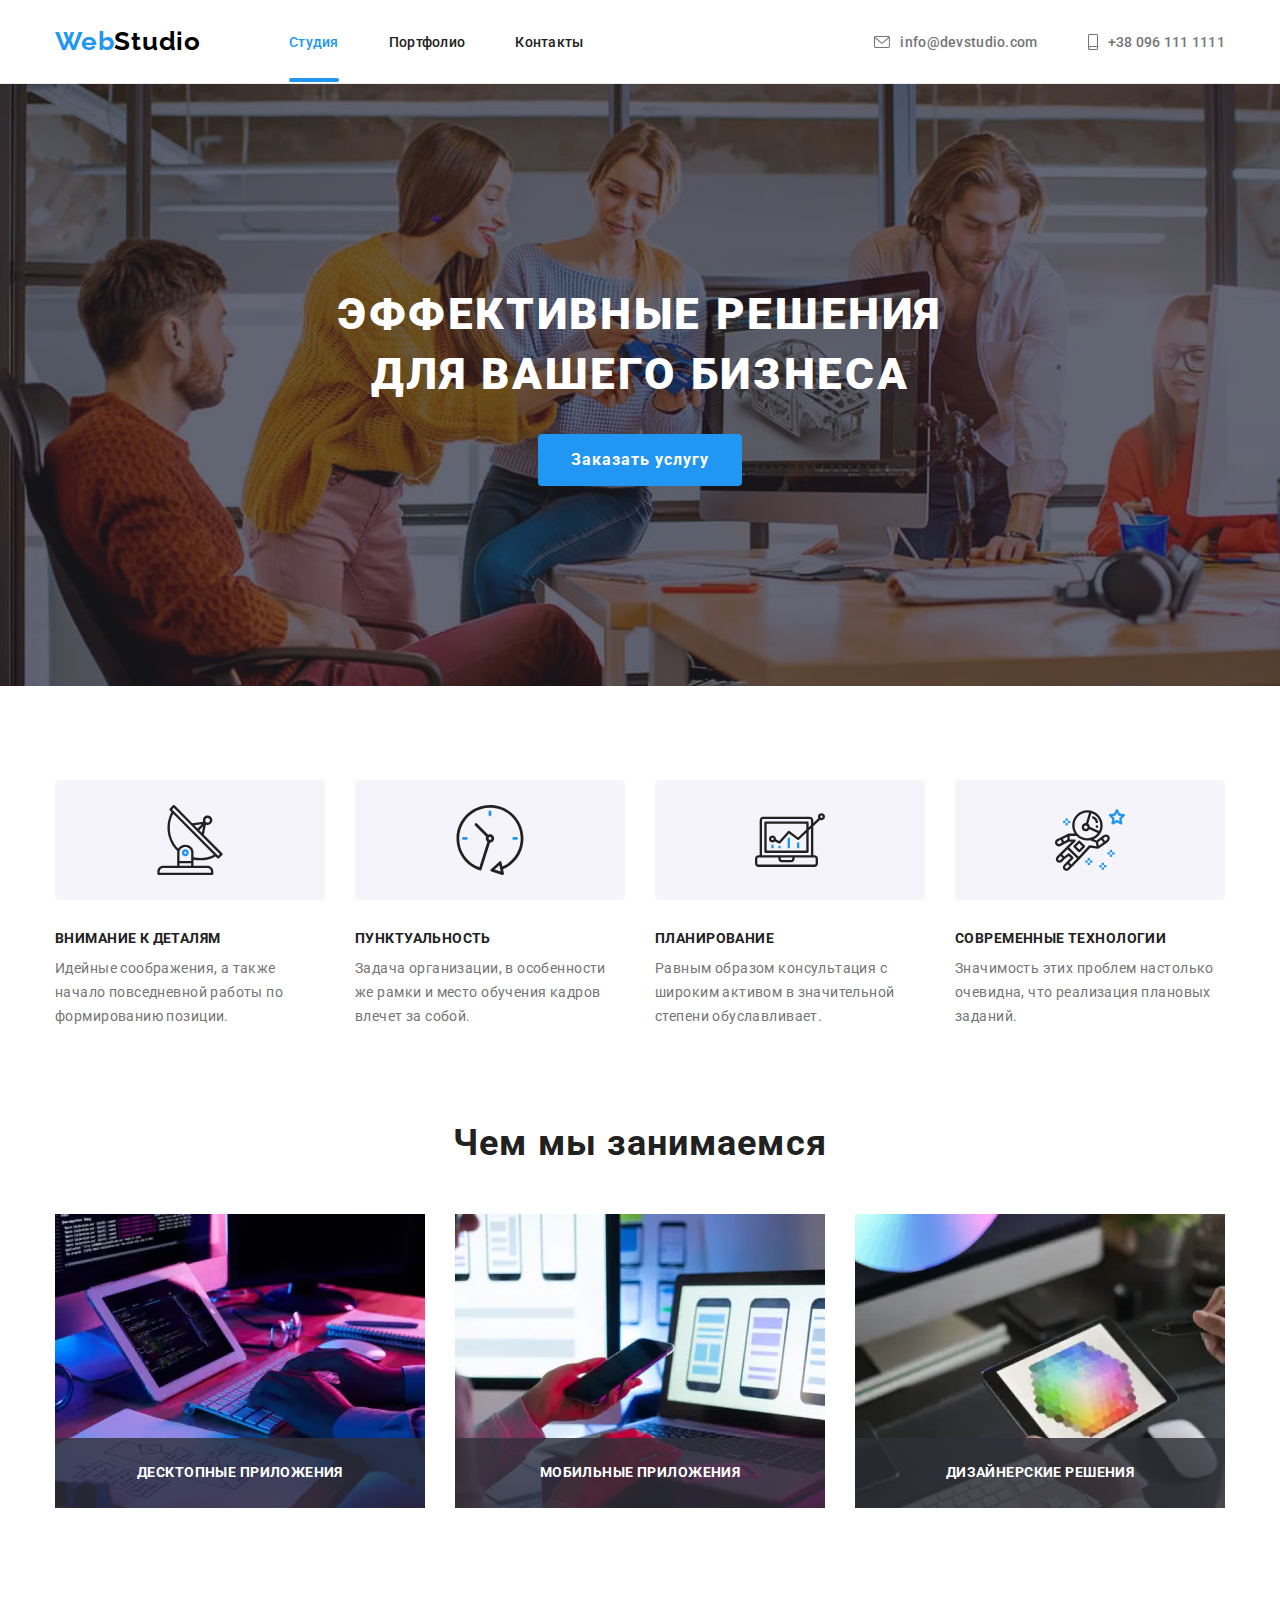
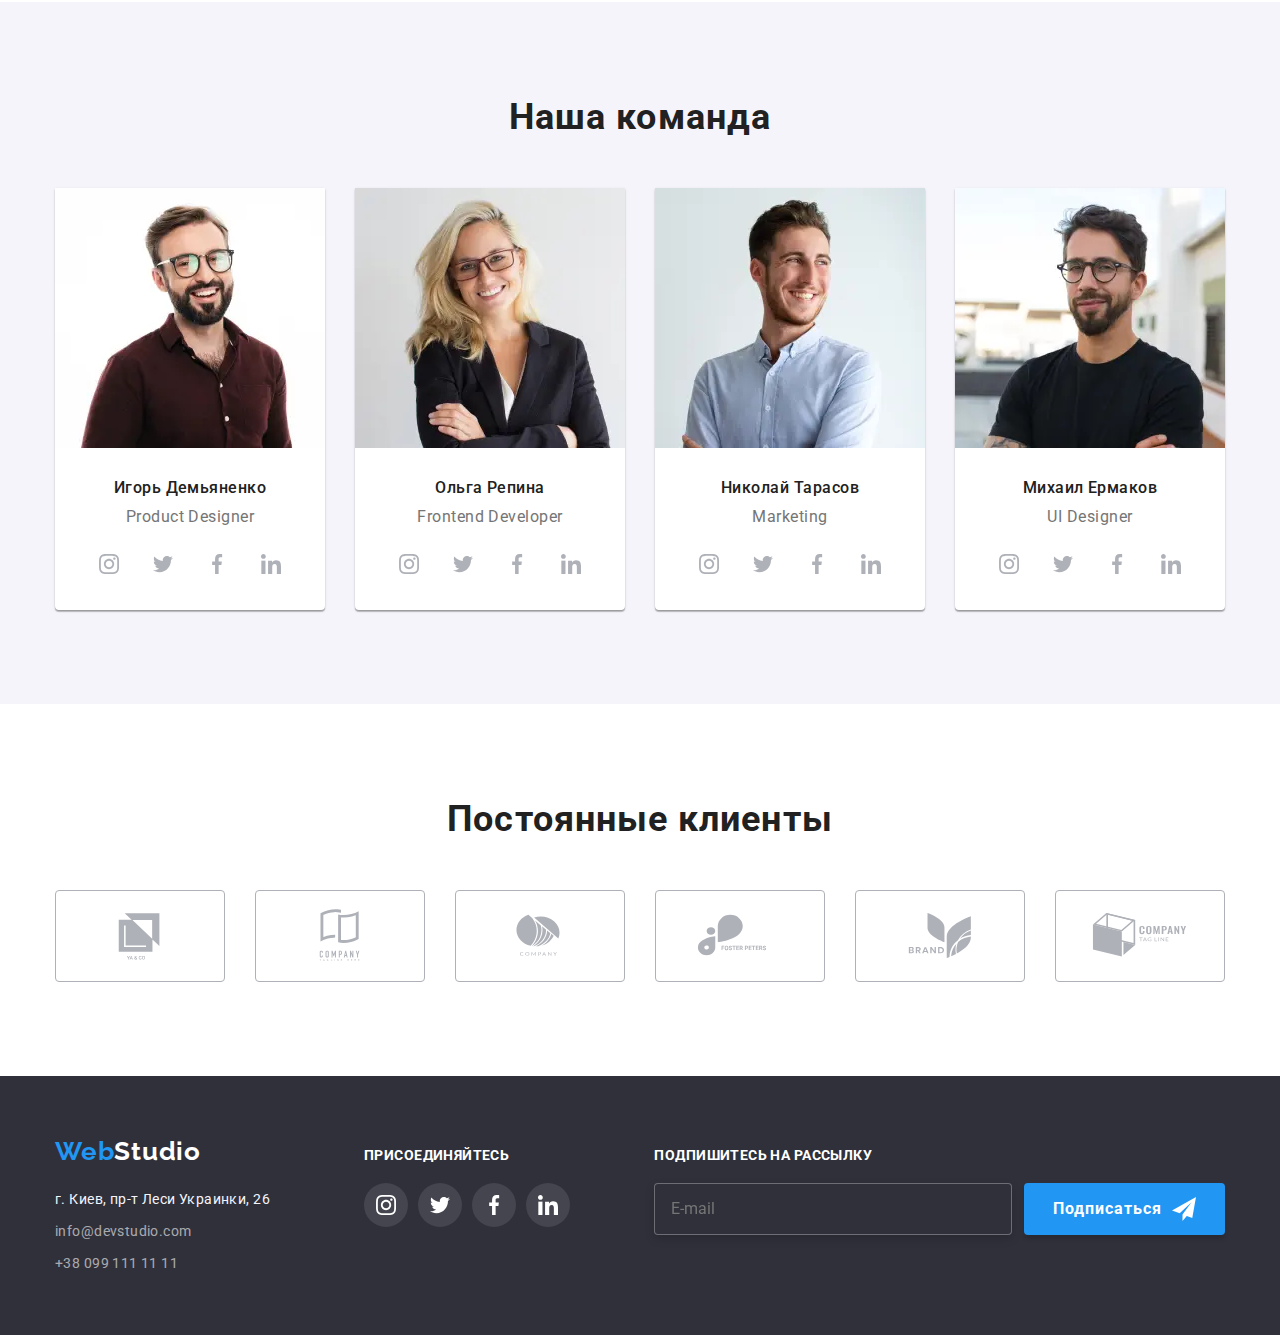
<file: index.html>
<!DOCTYPE html>
<html lang="ru">
<head>
    <meta charset="UTF-8">
    <meta http-equiv="X-UA-Compatible" content="IE=edge">
    <meta name="viewport" content="width=device-width, initial-scale=1.0">
    <title>WebStudio</title>
    <link rel="preconnect" href="https://fonts.googleapis.com">
    <link rel="preconnect" href="https://fonts.gstatic.com" crossorigin>
    <link href="https://fonts.googleapis.com/css2?family=Raleway:wght@700&family=Roboto:wght@400;500;700;900&display=swap"
        rel="stylesheet">
    <link rel="stylesheet" href="https://cdnjs.cloudflare.com/ajax/libs/modern-normalize/1.1.0/modern-normalize.min.css">
    <link rel="stylesheet" href="./css/main.min.css">
</head>

<body>
    <header class="header">
        <div class="container header-container">
            <nav class="header-nav">
                <a class="logo logo-top link" href="./index.html">Web<span class="logo__studio_black">Studio</span></a>
                <ul class="nav-list list">
                    <li class="nav-list__item"><a class="nav-list__item-link link current" href="./index.html">Студия</a></li>
                    <li class="nav-list__item"><a class="nav-list__item-link link" href="./portfolio.html">Портфолио</a>
                    </li>
                    <li class="nav-list__item"><a class="nav-list__item-link link" href="">Контакты</a></li>
                </ul>
            </nav>
            <ul class="contacts-list list">
                <li class="contacts-list__item"><a class="contacts-list__item-link tablet-email-link link" href="mailto:info@devstudio.com"><svg
                            class="contacts-list__item-icon" width="16" height="12">
                            <use href="./images/sprite.svg#email"></use>
                        </svg>info@devstudio.com</a></li>
                <li class="contacts-list__item"><a class="contacts-list__item-link tablet-phone-link link"
                        href="tel:+380961111111"><svg class="contacts-list__item-icon" width="10" height="16">
                            <use href="./images/sprite.svg#smartphone"></use>
                        </svg>+38 096 111 1111</a></li>
            </ul>
            <button class="mobile-menu-btn" type="button" data-menu-open>
                <svg class="mobile-menu-btn__icon" width="40" height="40">
                    <use href="./images/sprite.svg#burger-menu-icon"></use>
                </svg>
            </button>
        </div>

        <div class="mobile-menu" data-menu>
            <div class="container mobile-menu-container">
                <ul class="mobile-menu-nav-list list">
                    <li class="mobile-menu-nav-list__item"><a class="mobile-menu-nav-list__item-link link current"
                            href="./index.html">Студия</a></li>
                    <li class="mobile-menu-nav-list__item"><a class="mobile-menu-nav-list__item-link link"
                            href="./portfolio.html">Портфолио</a>
                    </li>
                    <li class="mobile-menu-nav-list__item"><a class="mobile-menu-nav-list__item-link link" href="">Контакты</a></li>
                </ul>
                <div class="mobile-menu__contacts-container">
                    <ul class="mobile-menu-contacts-list list">
                        <li class="mobile-menu-contacts-list__item"><a class="mobile-menu-contacts-list__item-link link phone"
                                href="tel:+380961111111">
                                +38 096 111 1111</a></li>
                        <li class="mobile-menu-contacts-list__item"><a class="mobile-menu-contacts-list__item-link link"
                                href="mailto:info@devstudio.com">
                                info@devstudio.com</a></li>
                    </ul>
                    <ul class="mobile-menu-social-list list">
                        <li class="mobile-menu-social-list__item"><a href="https://instagram.com"
                                class="mobile-menu-social-list__item-link link" target="_blank" rel="noopener noreferrer">Instagram</a></li>
                        <li class="mobile-menu-social-list__item"><a href="https://twitter.com"
                                class="mobile-menu-social-list__item-link link" target="_blank" rel="noopener noreferrer">Twitter</a></li>
                        <li class="mobile-menu-social-list__item"><a href="https://facebook.com"
                                class="mobile-menu-social-list__item-link link" target="_blank" rel="noopener noreferrer">Facebook</a></li>
                        <li class="mobile-menu-social-list__item"><a href="https://linkedin.com"
                                class="mobile-menu-social-list__item-link link" target="_blank" rel="noopener noreferrer">LinkedIn</a></li>
                    </ul>
                </div>
                <button class="mobile-menu__close-btn" type="button" data-menu-close>
                    <svg class="mobile-menu__close-icon" width="40" height="40">
                        <use href="./images/sprite.svg#burger-menu-close-icon"></use>
                    </svg>
                </button>
            </div>
        </div>
    </header>
    <main>

<!-- HERO -->
        <section class="section hero">
            <div class="container">
                <h1 class="hero-title">Эффективные решения <br> для вашего бизнеса</h1>
                <button class="modal-btn" type="button" data-modal-open>Заказать услугу</button>
            </div>
        </section>
<!-- /HERO -->

<!-- BENEFITS -->
        <section class="section">
            <div class="container">
                <h2 class="visually-hidden">Наши приемущества</h2>
                <ul class="benefits-list list">
                    <li class="benefits-list__item">
                        <div class="benefits-list__icon-container">
                            <svg class="benefits-list__item-icon" width="70" height="70">
                                <use href="./images/sprite.svg#antena"></use>
                            </svg>
                        </div>
                        <h3 class="benefits-list__item-title">Внимание к деталям</h3>
                        <p class="benefits-list__item-descriptoin">Идейные соображения, а также начало повседневной работы по формированию
                            позиции.</p>
                    </li>
                    <li class="benefits-list__item">
                        <div class="benefits-list__icon-container">
                            <svg class="benefits-list__item-icon" width="70" height="70">
                            <use href="./images/sprite.svg#clock"></use>
                        </svg>
                        </div>
                        <h3 class="benefits-list__item-title">Пунктуальность</h3>
                        <p class="benefits-list__item-descriptoin">Задача организации, в особенности же рамки и место обучения кадров влечет за
                            собой.</p>
                    </li>
                    <li class="benefits-list__item">
                        <div class="benefits-list__icon-container">
                            <svg class="benefits-list__item-icon" width="70" height="70">
                            <use href="./images/sprite.svg#computer"></use>
                        </svg>
                        </div>
                        <h3 class="benefits-list__item-title">Планирование</h3>
                        <p class="benefits-list__item-descriptoin">Равным образом консультация с широким активом в значительной степени
                            обуславливает.</p>
                    </li>
                    <li class="benefits-list__item">
                        <div class="benefits-list__icon-container">
                            <svg class="benefits-list__item-icon" width="70" height="70">
                            <use href="./images/sprite.svg#astronaut"></use>
                        </svg>
                        </div>
                        <h3 class="benefits-list__item-title">Современные технологии</h3>
                        <p class="benefits-list__item-descriptoin">Значимость этих проблем настолько очевидна, что реализация плановых заданий.
                        </p>
                    </li>
                </ul>
            </div>
        </section>
<!-- /BENEFITS -->

<!-- WE DO -->
        <section class="section we-do">
            <div class="container">
                <h2 class="section-title">Чем мы занимаемся</h2>
                <ul class="we-do-list list">
                    <li class="we-do-list__item">
                        <div class="we-do-list__item-container">
                            <picture>
                                <source srcset="./images/desktop-app.webp 1x, ./images/desktop-app@2x.webp 2x" type="image/webp">
                                <source srcset="./images/desktop-app.jpg 1x, ./images/desktop-app@2x.jpg 2x" type="image/jpg">
                                <img class="we-do-list__item-img" src="./images/desktop-app.jpg" alt="Десктопные приложения" width="370" height="294">
                            </picture>
                            <p class="we-do-list__item-overlay">Десктопные приложения</p>
                        </div>
                    </li>
                    <li class="we-do-list__item">
                        <div class="we-do-list__item-container">
                            <picture>
                                <source srcset="./images/mobile-app.webp 1x, ./images/mobile-app@2x.webp 2x" type="image/webp">
                                <source srcset="./images/mobile-app.jpg 1x, ./images/mobile-app@2x.jpg 2x" type="image/jpg">
                                <img class="we-do-list__item-img" src="./images/mobile-app.jpg" alt="Мобильные приложения" width="370" height="294">
                            </picture>
                            <p class="we-do-list__item-overlay">Мобильные приложения</p>
                        </div>
                    </li>
                    <li class="we-do-list__item">
                        <div class="we-do-list__item-container">
                            <picture>
                                <source srcset="./images/design-solutions.webp 1x, ./images/design-solutions@2x.webp 2x" type="image/webp">
                                <source srcset="./images/design-solutions.jpg 1x, ./images/design-solutions@2x.jpg 2x" type="image/jpg">
                                <img class="we-do-list__item-img" src="./images/design-solutions.jpg" alt="Дизайнерские решения" width="370"
                                    height="294">
                            </picture>
                            <p class="we-do-list__item-overlay">Дизайнерские решения</p>
                        </div>
                    </li>
                </ul>
            </div>
        </section>
<!-- /WE DO -->

<!-- OUR TEAM -->
        <section class="section our-team">
            <div class="container">
                <h2 class="section-title">Наша команда</h2>
                <ul class="team-list list">
                    <li class="team-list__item">
                        <picture>
                            <source srcset="./images/team/desktop/team1-desktop.webp 1x, ./images/team/desktop/team1-desktop@2x.webp 2x"
                                type="image/webp" media="(min-width: 1200px)" />
                            <source srcset="./images/team/desktop/team1-desktop.jpg 1x, ./images/team/desktop/team1-desktop@2x.jpg 2x"
                                media="(min-width: 1200px)" />
                            <source srcset="./images/team/tablet/team1-tablet.webp 1x, ./images/team/tablet/team1-tablet@2x.webp 2x"
                                type="image/webp" media="(min-width: 768px)" />
                            <source srcset="./images/team/tablet/team1-tablet.jpg 1x, ./images/team/tablet/team1-tablet@2x.jpg 2x"
                                media="(min-width: 768px)" />
                            <source srcset="./images/team/mobile/team1-mobile.webp 1x, ./images/team/mobile/team1-mobile@2x.webp 2x"
                                type="image/webp" media="(min-width: 320px)" />
                            <source srcset="./images/team/mobile/team1-mobile.jpg 1x, ./images/team/mobile/team1-mobile@2x.jpg 2x" media="(min-width: 320px)" />
                            <img class="team-list__item-foto" src="./images/igor.jpg" alt="фото Игорь Демьяненко">
                        </picture>
                        <div class="team-list__item-container">
                            <h3 class="team-list__item-name">Игорь Демьяненко</h3>
                            <p class="team-list__item-profession" lang="en">Product Designer</p>
                            <ul class="social-list list">
                                <li class="social-list__item">
                                    <a class="social-list__item-link team-social-link link" href="https://instagram.com" target="_blank"
                                        rel="noopener noreferrer">
                                        <svg class="social-list__item-icon" width="20" height="20">
                                            <use href="./images/sprite.svg#instagram"></use>
                                        </svg>
                                    </a>
                                </li>
                                <li class="social-list__item">
                                    <a class="social-list__item-link team-social-link link" href="https://twitter.com" target="_blank"
                                        rel="noopener noreferrer">
                                        <svg class="social-list__item-icon" width="20" height="20">
                                            <use href="./images/sprite.svg#twitter"></use>
                                        </svg>
                                    </a>
                                </li>
                                <li class="social-list__item">
                                    <a class="social-list__item-link team-social-link link" href="https://facebook.com" target="_blank"
                                        rel="noopener noreferrer">
                                        <svg class="social-list__item-icon" width="20" height="20">
                                            <use href="./images/sprite.svg#facebook"></use>
                                        </svg>
                                    </a>
                                </li>
                                <li class="social-list__item">
                                    <a class="social-list__item-link team-social-link link" href="https://linkedin.com" target="_blank"
                                        rel="noopener noreferrer">
                                        <svg class="social-list__item-icon" width="20" height="20">
                                            <use href="./images/sprite.svg#linkedin"></use>
                                        </svg>
                                    </a>
                                </li>
                            </ul>
                        </div>
                    </li>
                    <li class="team-list__item">
                        <picture>
                            <source srcset="./images/team/desktop/team2-desktop.webp 1x, ./images/team/desktop/team2-desktop@2x.webp 2x"
                                type="image/webp" media="(min-width: 1200px)" />
                            <source srcset="./images/team/desktop/team2-desktop.jpg 1x, ./images/team/desktop/team2-desktop@2x.jpg 2x"
                                media="(min-width: 1200px)" />
                            <source srcset="./images/team/tablet/team2-tablet.webp 1x, ./images/team/tablet/team2-tablet@2x.webp 2x"
                                type="image/webp" media="(min-width: 768px)" />
                            <source srcset="./images/team/tablet/team2-tablet.jpg 1x, ./images/team/tablet/team2-tablet@2x.jpg 2x"
                                media="(min-width: 768px)" />
                            <source srcset="./images/team/mobile/team2-mobile.webp 1x, ./images/team/mobile/team2-mobile@2x.webp 2x"
                                type="image/webp" media="(min-width: 320px)" />
                            <source srcset="./images/team/mobile/team2-mobile.jpg 1x, ./images/team/mobile/team2-mobile@2x.jpg 2x" media="(min-width: 320px)" />
                            <img class="team-list__item-foto" src="./images/olga.jpg" alt="фото Ольга Репина">
                        </picture>
                        <div class="team-list__item-container">
                            <h3 class="team-list__item-name">Ольга Репина</h3>
                            <p class="team-list__item-profession" lang="en">Frontend Developer</p>
                            <ul class="social-list list">
                                <li class="social-list__item">
                                    <a class="social-list__item-link team-social-link link" href="https://instagram.com" target="_blank"
                                        rel="noopener noreferrer">
                                        <svg class="social-list__item-icon" width="20" height="20">
                                            <use href="./images/sprite.svg#instagram"></use>
                                        </svg>
                                    </a>
                                </li>
                                <li class="social-list__item">
                                    <a class="social-list__item-link team-social-link link" href="https://twitter.com" target="_blank"
                                        rel="noopener noreferrer">
                                        <svg class="social-list__item-icon" width="20" height="20">
                                            <use href="./images/sprite.svg#twitter"></use>
                                        </svg>
                                    </a>
                                </li>
                                <li class="social-list__item">
                                    <a class="social-list__item-link team-social-link link" href="https://facebook.com" target="_blank"
                                        rel="noopener noreferrer">
                                        <svg class="social-list__item-icon" width="20" height="20">
                                            <use href="./images/sprite.svg#facebook"></use>
                                        </svg>
                                    </a>
                                </li>
                                <li class="social-list__item">
                                    <a class="social-list__item-link team-social-link link" href="https://linkedin.com" target="_blank"
                                        rel="noopener noreferrer">
                                        <svg class="social-list__item-icon" width="20" height="20">
                                            <use href="./images/sprite.svg#linkedin"></use>
                                        </svg>
                                    </a>
                                </li>
                            </ul>
                        </div>
                    </li>
                    <li class="team-list__item">
                        <picture>
                            <source srcset="./images/team/desktop/team3-desktop.webp 1x, ./images/team/desktop/team3-desktop@2x.webp 2x"
                                type="image/webp" media="(min-width: 1200px)" />
                            <source srcset="./images/team/desktop/team3-desktop.jpg 1x, ./images/team/desktop/team3-desktop@2x.jpg 2x"
                                media="(min-width: 1200px)" />
                            <source srcset="./images/team/tablet/team3-tablet.webp 1x, ./images/team/tablet/team3-tablet@2x.webp 2x"
                                type="image/webp" media="(min-width: 768px)" />
                            <source srcset="./images/team/tablet/team3-tablet.jpg 1x, ./images/team/tablet/team3-tablet@2x.jpg 2x"
                                media="(min-width: 768px)" />
                            <source srcset="./images/team/mobile/team3-mobile.webp 1x, ./images/team/mobile/team3-mobile@2x.webp 2x" type="image/webp" media="(min-width: 320px)"/>
                            <source srcset="./images/team/mobile/team3-mobile.jpg 1x, ./images/team/mobile/team3-mobile@2x.jpg 2x" media="(min-width: 320px)"/>
                            <img class="team-list__item-foto" src="./images/nikolai.jpg" alt="фото Николай Тарасов">
                        </picture>
                        <div class="team-list__item-container">
                            <h3 class="team-list__item-name">Николай Тарасов</h3>
                            <p class="team-list__item-profession" lang="en">Marketing</p>
                            <ul class="social-list list">
                                <li class="social-list__item">
                                    <a class="social-list__item-link team-social-link link" href="https://instagram.com" target="_blank"
                                        rel="noopener noreferrer">
                                        <svg class="social-list__item-icon" width="20" height="20">
                                            <use href="./images/sprite.svg#instagram"></use>
                                        </svg>
                                    </a>
                                </li>
                                <li class="social-list__item">
                                    <a class="social-list__item-link team-social-link link" href="https://twitter.com" target="_blank"
                                        rel="noopener noreferrer">
                                        <svg class="social-list__item-icon" width="20" height="20">
                                            <use href="./images/sprite.svg#twitter"></use>
                                        </svg>
                                    </a>
                                </li>
                                <li class="social-list__item">
                                    <a class="social-list__item-link team-social-link link" href="https://facebook.com" target="_blank"
                                        rel="noopener noreferrer">
                                        <svg class="social-list__item-icon" width="20" height="20">
                                            <use href="./images/sprite.svg#facebook"></use>
                                        </svg>
                                    </a>
                                </li>
                                <li class="social-list__item">
                                    <a class="social-list__item-link team-social-link link" href="https://linkedin.com" target="_blank"
                                        rel="noopener noreferrer">
                                        <svg class="social-list__item-icon" width="20" height="20">
                                            <use href="./images/sprite.svg#linkedin"></use>
                                        </svg>
                                    </a>
                                </li>
                            </ul>
                        </div>
                    </li>
                    <li class="team-list__item">
                        <picture>
                            <source srcset="./images/team/desktop/team4-desktop.webp 1x, ./images/team/desktop/team4-desktop@2x.webp 2x"
                                type="image/webp" media="(min-width: 1200px)" />
                            <source srcset="./images/team/desktop/team4-desktop.jpg 1x, ./images/team/desktop/team4-desktop@2x.jpg 2x"
                                media="(min-width: 1200px)" />
                            <source srcset="./images/team/tablet/team4-tablet.webp 1x, ./images/team/tablet/team4-tablet@2x.webp 2x"
                                type="image/webp" media="(min-width: 768px)" />
                            <source srcset="./images/team/tablet/team4-tablet.jpg 1x, ./images/team/tablet/team4-tablet@2x.jpg 2x"
                                media="(min-width: 768px)" />
                            <source srcset="./images/team/mobile/team4-mobile.webp 1x, ./images/team/mobile/team4-mobile@2x.webp 2x"
                                type="image/webp" media="(min-width: 320px)" />
                            <source srcset="./images/team/mobile/team4-mobile.jpg 1x, ./images/team/mobile/team4-mobile@2x.jpg 2x" media="(min-width: 320px)" />
                            <img class="team-list__item-foto" src="./images/mikhail.jpg" alt="фото Михаил Ермаков">
                        </picture>
                        <div class="team-list__item-container">
                            <h3 class="team-list__item-name">Михаил Ермаков</h3>
                            <p class="team-list__item-profession" lang="en">UI Designer</p>
                            <ul class="social-list list">
                                <li class="social-list__item">
                                    <a class="social-list__item-link team-social-link link" href="https://instagram.com" target="_blank" rel="noopener noreferrer">
                                        <svg class="social-list__item-icon" width="20" height="20">
                                            <use href="./images/sprite.svg#instagram"></use>
                                        </svg>
                                    </a>
                                </li>
                                <li class="social-list__item">
                                    <a class="social-list__item-link team-social-link link" href="https://twitter.com" target="_blank" rel="noopener noreferrer">
                                        <svg class="social-list__item-icon" width="20" height="20">
                                            <use href="./images/sprite.svg#twitter"></use>
                                        </svg>
                                    </a>
                                </li>
                                <li class="social-list__item">
                                    <a class="social-list__item-link team-social-link link" href="https://facebook.com" target="_blank" rel="noopener noreferrer">
                                        <svg class="social-list__item-icon" width="20" height="20">
                                            <use href="./images/sprite.svg#facebook"></use>
                                        </svg>
                                    </a>
                                </li>
                                <li class="social-list__item">
                                    <a class="social-list__item-link team-social-link link" href="https://linkedin.com" target="_blank" rel="noopener noreferrer">
                                        <svg class="social-list__item-icon" width="20" height="20">
                                            <use href="./images/sprite.svg#linkedin"></use>
                                        </svg>
                                    </a>
                                </li>
                            </ul>
                        </div>
                    </li>
                </ul>
            </div>
        </section>
<!-- /OUR TEAM -->
<!-- CLIENTS -->
        <section class="section">
            <div class="container">
                <h2 class="section-title">Постоянные клиенты</h2>
                <ul class="clients-list list">
                    <li class="clients-list__item">
                        <a href="" class="clients-list__item-link">
                            <svg class="clients-list__item-icon" width="106" height="60">
                                <use href="./images/sprite.svg#company-1"></use>
                            </svg>
                        </a>
                    </li>
                    <li class="clients-list__item">
                        <a href="" class="clients-list__item-link">
                            <svg class="clients-list__item-icon" width="106" height="60">
                                <use href="./images/sprite.svg#company-2"></use>
                            </svg>
                        </a>
                    </li>
                    <li class="clients-list__item">
                        <a href="" class="clients-list__item-link">
                            <svg class="clients-list__item-icon" width="106" height="60">
                                <use href="./images/sprite.svg#company-3"></use>
                            </svg>
                        </a>
                    </li>
                    <li class="clients-list__item">
                        <a href="" class="clients-list__item-link">
                            <svg class="clients-list__item-icon" width="106" height="60">
                                <use href="./images/sprite.svg#company-4"></use>
                            </svg>
                        </a>
                    </li>
                    <li class="clients-list__item">
                        <a href="" class="clients-list__item-link">
                            <svg class="clients-list__item-icon" width="106" height="60">
                                <use href="./images/sprite.svg#company-5"></use>
                            </svg>
                        </a>
                    </li>
                    <li class="clients-list__item">
                        <a href="" class="clients-list__item-link">
                            <svg class="clients-list__item-icon" width="106" height="60">
                                <use href="./images/sprite.svg#company-6"></use>
                            </svg>
                        </a>
                    </li>
                </ul>
            </div>
        </section>
<!-- /CLIENTS -->
    </main>

<!-- FOOTER -->
    <footer class="footer">
        <div class="container footer-flex">
            <div class="footer-contacts-social-container">
                <div class="footer-contacts">
                    <a class="logo link" href="./index.html">Web<span class="logo__studio_white">Studio</span></a>
                    <address>
                        <ul class="footer-contacts-list list">
                            <li class="footer-contacts-list__item">
                                <a class="footer-contacts-list__item-link link address" href="https://goo.gl/maps/PEtUD6FRup9HMeJw8"
                                    target="_blank" rel="noopener noreferrer">г. Киев, пр-т Леси Украинки, 26</a>
                            </li>
                            <li class="footer-contacts-list__item">
                                <a class="footer-contacts-list__item-link link" href="mailto:info@devstudio.com">info@devstudio.com</a>
                            </li>
                            <li class="footer-contacts-list__item">
                                <a class="footer-contacts-list__item-link link" href="tel:+380991111111">+38 099 111 11 11</a>
                            </li>
                        </ul>
                    </address>
                </div>
                <div class="footer-social">
                    <p class="footer-social__title">присоединяйтесь</p>
                    <ul class="social-list list">
                        <li class="social-list__item">
                            <a href="https://instagram.com" class="social-list__item-link footer-social-link link" target="_blank"
                                rel="noopener noreferrer">
                                <svg class="social-list__item-icon" width="20" height="20">
                                    <use href="./images/sprite.svg#instagram"></use>
                                </svg>
                            </a>
                        </li>
                        <li class="social-list__item">
                            <a href="https://twitter.com" class="social-list__item-link footer-social-link link" target="_blank"
                                rel="noopener noreferrer">
                                <svg class="social-list__item-icon" width="20" height="20">
                                    <use href="./images/sprite.svg#twitter"></use>
                                </svg>
                            </a>
                        </li>
                        <li class="social-list__item">
                            <a href="https://facebook.com" class="social-list__item-link footer-social-link link" target="_blank"
                                rel="noopener noreferrer">
                                <svg class="social-list__item-icon" width="20" height="20">
                                    <use href="./images/sprite.svg#facebook"></use>
                                </svg>
                            </a>
                        </li>
                        <li class="social-list__item">
                            <a href="https://linkedin.com" class="social-list__item-link footer-social-link link" target="_blank"
                                rel="noopener noreferrer">
                                <svg class="social-list__item-icon" width="20" height="20">
                                    <use href="./images/sprite.svg#linkedin"></use>
                                </svg>
                            </a>
                        </li>
                    </ul>
                </div>
            </div>
            
            <div class="subscribe-container">
                <p class="subscribe-container__title">Подпишитесь на рассылку</p>
                <form class="subscribe-form">
                    <input class="subscribe-form__input" type="email" name="subscribe_email" placeholder="E-mail">
                    <button class="subscribe-form__btn" type="submit">Подписаться
                        <svg class="subscribe-form__btn-icon" width="24" height="24">
                            <use href="./images/sprite.svg#icon-send"></use>
                        </svg>
                    </button>
                </form>
            </div>
        </div>
    </footer>
<!-- /FOOTER -->

<!-- MODAL WINDOW -->
    <div class="backdrop is-hidden" data-modal>
        <div class="modal-window">
            <button type="button" class="modal-window__close-btn" data-modal-close>
                <svg class="modal-window__btn-icon" width="18" height="18">
                    <use href="./images/sprite.svg#close-icon"></use>
                </svg>
            </button>
            <p class="modal-window__title">Оставьте свои данные, мы вам перезвоним</p>
            <form class="modal-form">
                <label class="modal-form__input-field">
                    <span class="modal-form__input-lable">Имя</span>
                    <span class="modal-form__input-container">
                        <input class="modal-form__input" type="text" name="user_name">
                        <svg class="modal-form__input-icon" width="18" height="18">
                            <use href="./images/sprite.svg#person-icon"></use>
                        </svg>
                    </span>
                </label>
                <label class="modal-form__input-field">
                    <span class="modal-form__input-lable">Телефон</span>
                    <span class="modal-form__input-container">
                        <input class="modal-form__input" type="tel" name="user_phone">
                        <svg class="modal-form__input-icon" width="18" height="18">
                            <use href="./images/sprite.svg#phone-modal-icon"></use>
                        </svg>
                    </span>
                </label>
                <label class="modal-form__input-field">
                    <span class="modal-form__input-lable">Почта</span>
                    <span class="modal-form__input-container">
                        <input class="modal-form__input" type="email" name="user_email">
                        <svg class="modal-form__input-icon" width="18" height="18">
                            <use href="./images/sprite.svg#email-modal-icon"></use>
                        </svg>
                    </span>
                </label>
                <label class="modal-form__input-field">
                    <span class="modal-form__input-lable">Комментарий</span>
                    <textarea class="modal-form__comment" name="user_comment" placeholder="Введите текст"></textarea>
                </label>
                <div class="modal-form__checkbox-container">
                    <input class="modal-form__checkbox visually-hidden" type="checkbox" name="modal_checkbox" id="modal_checkbox">
                    <label class="modal-form__checkbox-lable" for="modal_checkbox"><span class="modal-form__checkbox_nochecked"><svg class="modal-form__checkbox_checked" width="16" height="15">
                        <use href="./images/sprite.svg#checkbox-icon"></use>
                    </svg></span>Соглашаюсь с рассылкой и принимаю&nbsp;<a class="modal-form__policy-link link" href="">Условия договора</a>
                    </label>
                </div>
                <button class="modal-form__submit-btn" type="submit">Отправить</button>
            </form>
        </div>
    </div>
<!-- /MODAL WINDOW -->
    <script src="./js/menu.js"></script>
    <script src="./js/modal.js"></script>
</body>
</html>
</file>
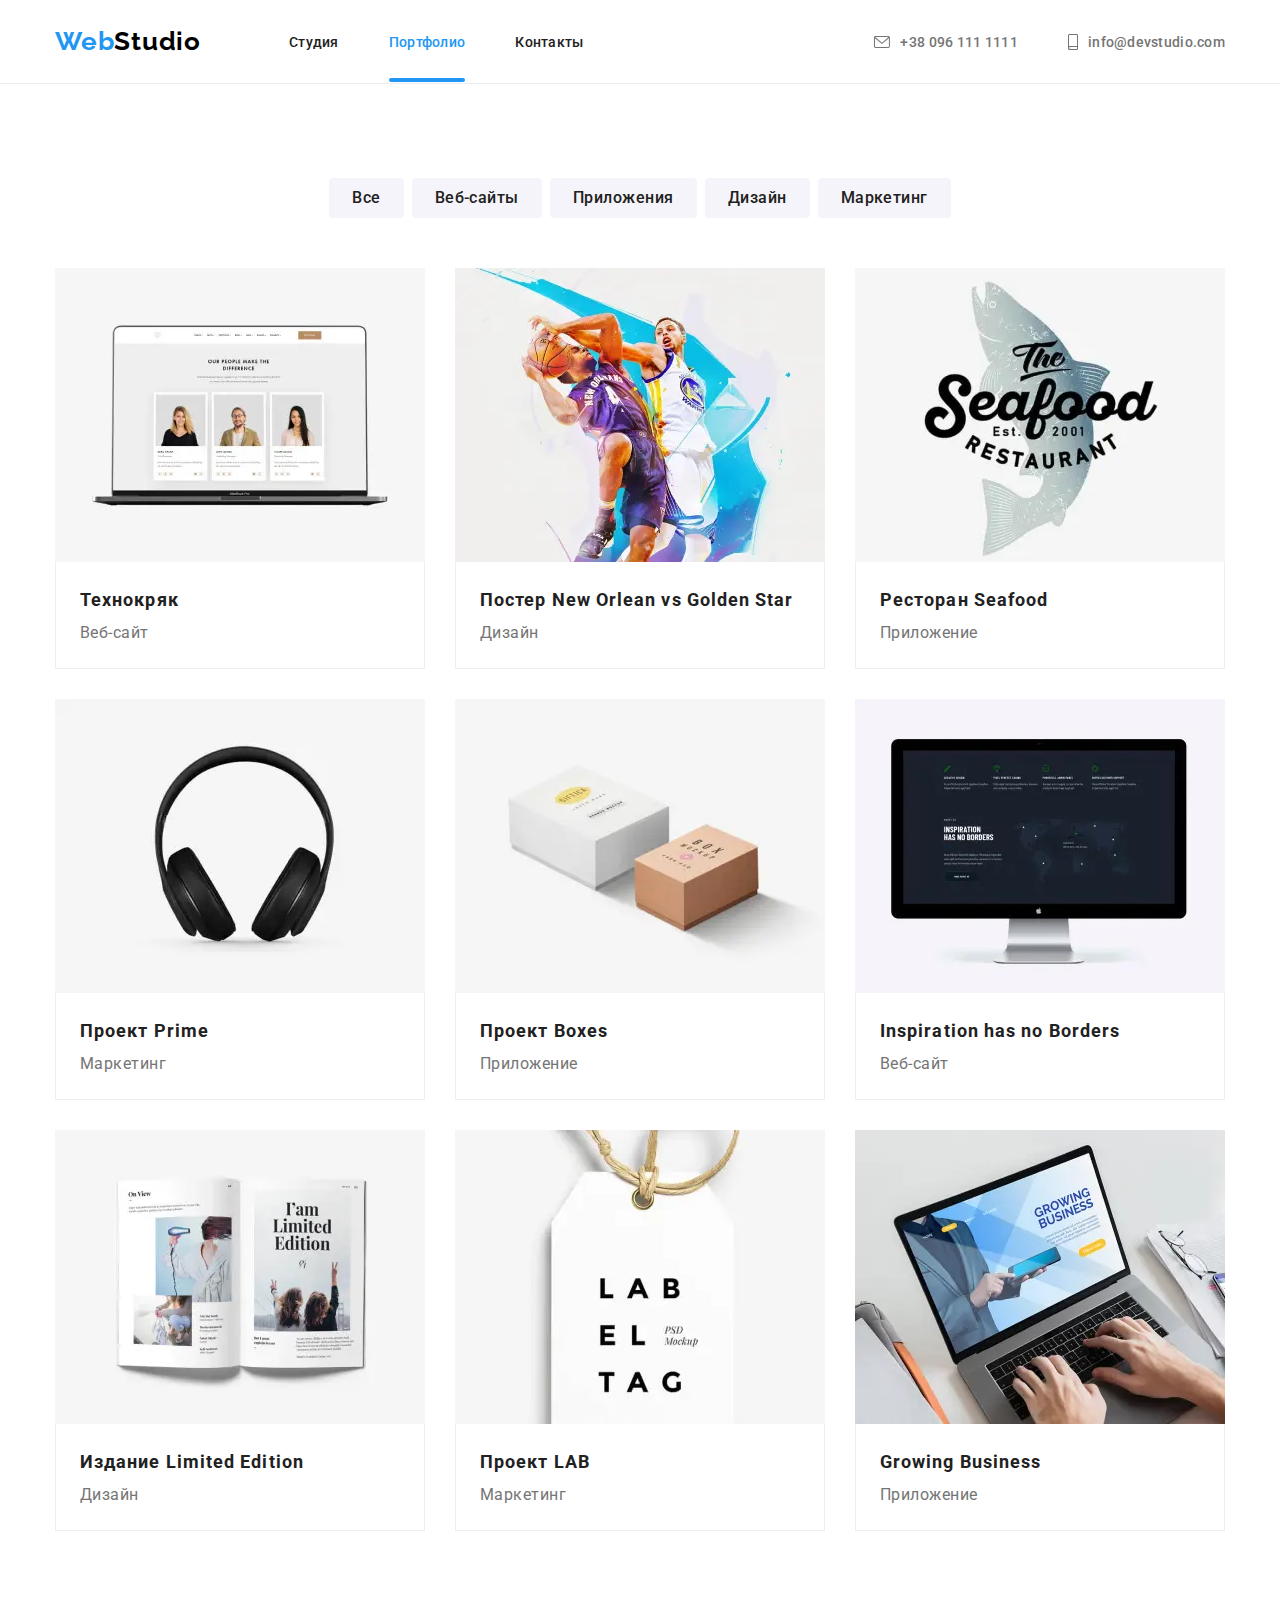
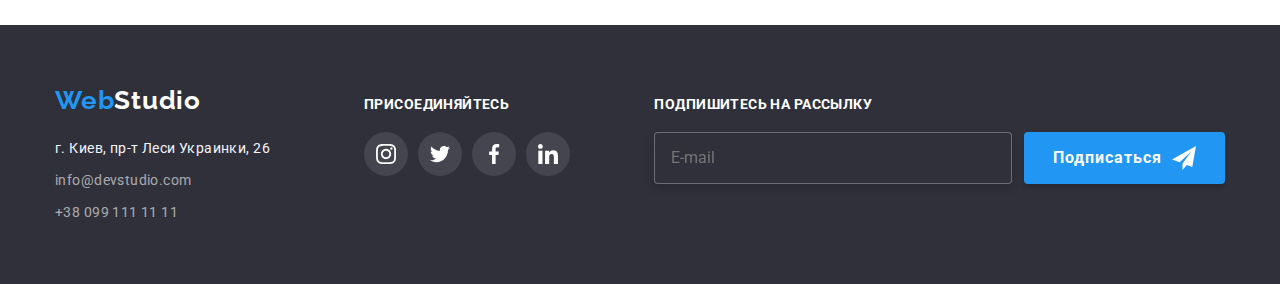
<file: portfolio.html>
<!DOCTYPE html>
<html lang="ru">
<head>
    <meta charset="UTF-8">
    <meta http-equiv="X-UA-Compatible" content="IE=edge">
    <meta name="viewport" content="width=device-width, initial-scale=1.0">
    <title>Портфолио WebStudio</title>
    <link rel="preconnect" href="https://fonts.googleapis.com">
    <link rel="preconnect" href="https://fonts.gstatic.com" crossorigin>
    <link href="https://fonts.googleapis.com/css2?family=Raleway:wght@700&family=Roboto:wght@400;500;700;900&display=swap"
        rel="stylesheet">
    <link rel="stylesheet" href="https://cdnjs.cloudflare.com/ajax/libs/modern-normalize/1.1.0/modern-normalize.min.css">
    <link rel="stylesheet" href="./css/main.min.css">
</head>

<body>
<header class="header">
    <div class="container header-container">
        <nav class="header-nav">
            <a class="logo logo-top link" href="./index.html">Web<span class="logo__studio_black">Studio</span></a>
            <ul class="nav-list list">
                <li class="nav-list__item"><a class="nav-list__item-link link" href="./index.html">Студия</a>
                </li>
                <li class="nav-list__item"><a class="nav-list__item-link link current" href="./portfolio.html">Портфолио</a>
                </li>
                <li class="nav-list__item"><a class="nav-list__item-link link" href="">Контакты</a></li>
            </ul>
        </nav>
        <ul class="contacts-list list">
            <li class="contacts-list__item"><a class="contacts-list__item-link link" href="tel:+380961111111"><svg
                        class="contacts-list__item-icon" width="16" height="12">
                        <use href="./images/sprite.svg#email"></use>
                    </svg>+38 096 111 1111</a></li>
            <li class="contacts-list__item"><a class="contacts-list__item-link link"
                    href="mailto:info@devstudio.com"><svg class="contacts-list__item-icon" width="10" height="16">
                        <use href="./images/sprite.svg#smartphone"></use>
                    </svg>info@devstudio.com</a></li>
        </ul>
        <button class="mobile-menu-btn" type="button" data-menu-open>
            <svg class="mobile-menu-btn__icon" width="40" height="40">
                <use href="./images/sprite.svg#burger-menu-icon"></use>
            </svg>
        </button>
    </div>

    <div class="mobile-menu" data-menu>
        <div class="container mobile-menu-container">
            <ul class="mobile-menu-nav-list list">
                <li class="mobile-menu-nav-list__item"><a class="mobile-menu-nav-list__item-link link"
                        href="./index.html">Студия</a></li>
                <li class="mobile-menu-nav-list__item"><a class="mobile-menu-nav-list__item-link link current"
                        href="./porfolio.html">Портфолио</a>
                </li>
                <li class="mobile-menu-nav-list__item"><a class="mobile-menu-nav-list__item-link link"
                        href="">Контакты</a></li>
            </ul>
            <ul class="mobile-menu-contacts-list list">
                <li class="mobile-menu-contacts-list__item"><a class="mobile-menu-contacts-list__item-link link phone"
                        href="tel:+380961111111">
                        +38 096 111 1111</a></li>
                <li class="mobile-menu-contacts-list__item"><a class="mobile-menu-contacts-list__item-link link"
                        href="mailto:info@devstudio.com">
                        info@devstudio.com</a></li>
            </ul>
            <ul class="mobile-menu-social-list list">
                <li class="mobile-menu-social-list__item"><a href="https://instagram.com"
                        class="mobile-menu-social-list__item-link link" target="_blank"
                        rel="noopener noreferrer">Instagram</a></li>
                <li class="mobile-menu-social-list__item"><a href="https://twitter.com"
                        class="mobile-menu-social-list__item-link link" target="_blank"
                        rel="noopener noreferrer">Twitter</a></li>
                <li class="mobile-menu-social-list__item"><a href="https://facebook.com"
                        class="mobile-menu-social-list__item-link link" target="_blank"
                        rel="noopener noreferrer">Facebook</a></li>
                <li class="mobile-menu-social-list__item"><a href="https://linkedin.com"
                        class="mobile-menu-social-list__item-link link" target="_blank"
                        rel="noopener noreferrer">LinkedIn</a></li>
            </ul>
            <button class="mobile-menu__close-btn" type="button" data-menu-close>
                <svg class="mobile-menu__close-icon" width="40" height="40">
                    <use href="./images/sprite.svg#burger-menu-close-icon"></use>
                </svg>
            </button>
        </div>
    </div>
</header>

    <main>
        <section class="section">
            <div class="container">
                <h1 class="visually-hidden">Портфолио</h1>
                <ul class="filter-list list">
                    <li class="filter-list__item"><button class="filter-list__item-btn" type="button">Все</button></li>
                    <li class="filter-list__item"><button class="filter-list__item-btn" type="button">Веб-сайты</button></li>
                    <li class="filter-list__item"><button class="filter-list__item-btn" type="button">Приложения</button></li>
                    <li class="filter-list__item"><button class="filter-list__item-btn" type="button">Дизайн</button></li>
                    <li class="filter-list__item"><button class="filter-list__item-btn" type="button">Маркетинг</button></li>
                </ul>
                <ul class="portfolio-list list">
                    <li class="portfolio-list__item">
                            <a href="" class="portfolio-list__item-link link" target="_blank" rel="noopener noreferrer">
                                <div class="portfolio-list__img-container">
                                    <picture>
                                        <source srcset="./images/portfolio/desktop/galery1-desktop.webp 1x, ./images/portfolio/desktop/galery1-desktop@2x.webp 2x"
                                            type="image/webp" media="(min-width: 1200px)" />
                                        <source srcset="./images/portfolio/desktop/galery1-desktop.jpg 1x, ./images/portfolio/desktop/galery1-desktop@2x.jpg 2x"
                                            media="(min-width: 1200px)" />
                                        <source srcset="./images/portfolio/tablet/galery1-tablet.webp 1x, ./images/portfolio/tablet/galery1-tablet@2x.webp 2x"
                                            type="image/webp" media="(min-width: 768px)" />
                                        <source srcset="./images/portfolio/tablet/galery1-tablet.jpg 1x, ./images/portfolio/tablet/galery1-tablet@2x.jpg 2x"
                                            media="(min-width: 768px)" />
                                        <source srcset="./images/portfolio/mobile/galery1-mobile.webp 1x, ./images/portfolio/mobile/galery1-mobile@2x.webp 2x"
                                            type="image/webp" media="(min-width: 320px)" />
                                        <source srcset="./images/portfolio/mobile/galery1-mobile.jpg 1x, ./images/portfolio/mobile/galery1-mobile@2x.jpg 2x"
                                            media="(min-width: 320px)" />
                                        <img src="./images/portfolio/web-techcrack.jpg" alt="Технокряк" class="portfolio-list__item-img">
                                    </picture>
                                        <p class="portfolio-list__item-overlay">
                                            Ресурс предлагает комплексные предложения с разным уровнем функционала и сервисов. Все это позволит посетителю получить
                                            исчерпывающие сведения о компании или частном лице.
                                        </p>
                                </div>
                                <div class="portfolio-list__item-text">
                                    <h2 class="portfolio-list__item-title">Технокряк</h2>
                                    <p class="portfolio-list__item-description">Веб-сайт</p>
                                </div>
                            </a>
                    </li>
                    <li class="portfolio-list__item">
                            <a href="" class="portfolio-list__item-link link" target="_blank" rel="noopener noreferrer">
                                <div class="portfolio-list__img-container">
                                    <picture>
                                        <source
                                            srcset="./images/portfolio/desktop/galery2-desktop.webp 1x, ./images/portfolio/desktop/galery2-desktop@2x.webp 2x"
                                            type="image/webp" media="(min-width: 1200px)" />
                                        <source srcset="./images/portfolio/desktop/galery2-desktop.jpg 1x, ./images/portfolio/desktop/galery2-desktop@2x.jpg 2x"
                                            media="(min-width: 1200px)" />
                                        <source srcset="./images/portfolio/tablet/galery2-tablet.webp 1x, ./images/portfolio/tablet/galery2-tablet@2x.webp 2x"
                                            type="image/webp" media="(min-width: 768px)" />
                                        <source srcset="./images/portfolio/tablet/galery2-tablet.jpg 1x, ./images/portfolio/tablet/galery2-tablet@2x.jpg 2x"
                                            media="(min-width: 768px)" />
                                        <source srcset="./images/portfolio/mobile/galery2-mobile.webp 1x, ./images/portfolio/mobile/galery2-mobile@2x.webp 2x"
                                            type="image/webp" media="(min-width: 320px)" />
                                        <source srcset="./images/portfolio/mobile/galery2-mobile.jpg 1x, ./images/portfolio/mobile/galery2-mobile@2x.jpg 2x"
                                            media="(min-width: 320px)" />
                                        <img src="./images/portfolio/design-poster.jpg" alt="Постер New Orlean vs Golden Star" class="portfolio-list__item-img">
                                    </picture>
                                    <p class="portfolio-list__item-overlay">
                                        Ресурс предлагает комплексные предложения с разным уровнем функционала и сервисов. Все это позволит посетителю получить
                                        исчерпывающие сведения о компании или частном лице.
                                    </p>
                                </div>
                                <div class="portfolio-list__item-text">
                                    <h2 class="portfolio-list__item-title">Постер <span lang="en">New Orlean vs Golden Star</span></h2>
                                    <p class="portfolio-list__item-description">Дизайн</p>
                                </div>
                            </a>
                    </li>
                    <li class="portfolio-list__item">
                            <a href="" class="portfolio-list__item-link link" target="_blank" rel="noopener noreferrer">
                                <div class="portfolio-list__img-container">
                                    <picture>
                                        <source
                                            srcset="./images/portfolio/desktop/galery3-desktop.webp 1x, ./images/portfolio/desktop/galery3-desktop@2x.webp 2x"
                                            type="image/webp" media="(min-width: 1200px)" />
                                        <source srcset="./images/portfolio/desktop/galery3-desktop.jpg 1x, ./images/portfolio/desktop/galery3-desktop@2x.jpg 2x"
                                            media="(min-width: 1200px)" />
                                        <source srcset="./images/portfolio/tablet/galery3-tablet.webp 1x, ./images/portfolio/tablet/galery3-tablet@2x.webp 2x"
                                            type="image/webp" media="(min-width: 768px)" />
                                        <source srcset="./images/portfolio/tablet/galery3-tablet.jpg 1x, ./images/portfolio/tablet/galery3-tablet@2x.jpg 2x"
                                            media="(min-width: 768px)" />
                                        <source srcset="./images/portfolio/mobile/galery3-mobile.webp 1x, ./images/portfolio/mobile/galery3-mobile@2x.webp 2x"
                                            type="image/webp" media="(min-width: 320px)" />
                                        <source srcset="./images/portfolio/mobile/galery3-mobile.jpg 1x, ./images/portfolio/mobile/galery3-mobile@2x.jpg 2x"
                                            media="(min-width: 320px)" />
                                        <img src="./images/portfolio/app-seafood.jpg" alt="Ресторан Seafood" class="portfolio-list__item-img">
                                    </picture>
                                    <p class="portfolio-list__item-overlay">
                                        Ресурс предлагает комплексные предложения с разным уровнем функционала и сервисов. Все это позволит посетителю получить
                                        исчерпывающие сведения о компании или частном лице.
                                    </p>
                                </div>
                                <div class="portfolio-list__item-text">
                                    <h2 class="portfolio-list__item-title">Ресторан <span lang="en">Seafood</span></h2>
                                    <p class="portfolio-list__item-description">Приложение</p>
                                </div>
                            </a>
                    </li>
                    <li class="portfolio-list__item">
                            <a href="" class="portfolio-list__item-link link" target="_blank" rel="noopener noreferrer">
                                <div class="portfolio-list__img-container">
                                    <picture>
                                        <source
                                            srcset="./images/portfolio/desktop/galery4-desktop.webp 1x, ./images/portfolio/desktop/galery4-desktop@2x.webp 2x"
                                            type="image/webp" media="(min-width: 1200px)" />
                                        <source srcset="./images/portfolio/desktop/galery4-desktop.jpg 1x, ./images/portfolio/desktop/galery4-desktop@2x.jpg 2x"
                                            media="(min-width: 1200px)" />
                                        <source srcset="./images/portfolio/tablet/galery4-tablet.webp 1x, ./images/portfolio/tablet/galery4-tablet@2x.webp 2x"
                                            type="image/webp" media="(min-width: 768px)" />
                                        <source srcset="./images/portfolio/tablet/galery4-tablet.jpg 1x, ./images/portfolio/tablet/galery4-tablet@2x.jpg 2x"
                                            media="(min-width: 768px)" />
                                        <source srcset="./images/portfolio/mobile/galery4-mobile.webp 1x, ./images/portfolio/mobile/galery4-mobile@2x.webp 2x"
                                            type="image/webp" media="(min-width: 320px)" />
                                        <source srcset="./images/portfolio/mobile/galery4-mobile.jpg 1x, ./images/portfolio/mobile/galery4-mobile@2x.jpg 2x"
                                            media="(min-width: 320px)" />
                                        <img src="./images/portfolio/marketing-prime.jpg" alt="Проект Prime" class="portfolio-list__item-img">
                                    </picture>
                                    <p class="portfolio-list__item-overlay">
                                        Ресурс предлагает комплексные предложения с разным уровнем функционала и сервисов. Все это позволит посетителю получить
                                        исчерпывающие сведения о компании или частном лице.
                                    </p>
                                </div>
                                <div class="portfolio-list__item-text">
                                    <h2 class="portfolio-list__item-title">Проект <span lang="en">Prime</span></h2>
                                    <p class="portfolio-list__item-description">Маркетинг</p>
                                </div>
                            </a>
                    </li>
                    <li class="portfolio-list__item">
                            <a href="" class="portfolio-list__item-link link" target="_blank" rel="noopener noreferrer">
                                <div class="portfolio-list__img-container">
                                    <picture>
                                        <source
                                            srcset="./images/portfolio/desktop/galery5-desktop.webp 1x, ./images/portfolio/desktop/galery5-desktop@2x.webp 2x"
                                            type="image/webp" media="(min-width: 1200px)" />
                                        <source srcset="./images/portfolio/desktop/galery5-desktop.jpg 1x, ./images/portfolio/desktop/galery5-desktop@2x.jpg 2x"
                                            media="(min-width: 1200px)" />
                                        <source srcset="./images/portfolio/tablet/galery5-tablet.webp 1x, ./images/portfolio/tablet/galery5-tablet@2x.webp 2x"
                                            type="image/webp" media="(min-width: 768px)" />
                                        <source srcset="./images/portfolio/tablet/galery5-tablet.jpg 1x, ./images/portfolio/tablet/galery5-tablet@2x.jpg 2x"
                                            media="(min-width: 768px)" />
                                        <source srcset="./images/portfolio/mobile/galery5-mobile.webp 1x, ./images/portfolio/mobile/galery5-mobile@2x.webp 2x"
                                            type="image/webp" media="(min-width: 320px)" />
                                        <source srcset="./images/portfolio/mobile/galery5-mobile.jpg 1x, ./images/portfolio/mobile/galery5-mobile@2x.jpg 2x"
                                            media="(min-width: 320px)" />
                                        <img src="./images/portfolio/app-boxes.jpg" alt="Проект Boxes" class="portfolio-list__item-img">
                                    </picture>
                                    <p class="portfolio-list__item-overlay">
                                        Ресурс предлагает комплексные предложения с разным уровнем функционала и сервисов. Все это позволит посетителю получить
                                        исчерпывающие сведения о компании или частном лице.
                                    </p>
                                </div>
                                <div class="portfolio-list__item-text">
                                    <h2 class="portfolio-list__item-title">Проект <span lang="en">Boxes</span></h2>
                                    <p class="portfolio-list__item-description">Приложение</p>
                                </div>
                            </a>
                    </li>
                    <li class="portfolio-list__item">
                            <a href="" class="portfolio-list__item-link link" target="_blank" rel="noopener noreferrer">
                                <div class="portfolio-list__img-container">
                                    <picture>
                                        <source
                                            srcset="./images/portfolio/desktop/galery6-desktop.webp 1x, ./images/portfolio/desktop/galery6-desktop@2x.webp 2x"
                                            type="image/webp" media="(min-width: 1200px)" />
                                        <source srcset="./images/portfolio/desktop/galery6-desktop.jpg 1x, ./images/portfolio/desktop/galery6-desktop@2x.jpg 2x"
                                            media="(min-width: 1200px)" />
                                        <source srcset="./images/portfolio/tablet/galery6-tablet.webp 1x, ./images/portfolio/tablet/galery6-tablet@2x.webp 2x"
                                            type="image/webp" media="(min-width: 768px)" />
                                        <source srcset="./images/portfolio/tablet/galery6-tablet.jpg 1x, ./images/portfolio/tablet/galery6-tablet@2x.jpg 2x"
                                            media="(min-width: 768px)" />
                                        <source srcset="./images/portfolio/mobile/galery6-mobile.webp 1x, ./images/portfolio/mobile/galery6-mobile@2x.webp 2x"
                                            type="image/webp" media="(min-width: 320px)" />
                                        <source srcset="./images/portfolio/mobile/galery6-mobile.jpg 1x, ./images/portfolio/mobile/galery6-mobile@2x.jpg 2x"
                                            media="(min-width: 320px)" />
                                        <img src="./images/portfolio/web-noborders.jpg" alt="Inspiration has no Borders" class="portfolio-list__item-img">
                                    </picture>
                                    <p class="portfolio-list__item-overlay">
                                        Ресурс предлагает комплексные предложения с разным уровнем функционала и сервисов. Все это позволит посетителю получить
                                        исчерпывающие сведения о компании или частном лице.
                                    </p>
                                </div>
                                <div class="portfolio-list__item-text">
                                    <h2 lang="eu" class="portfolio-list__item-title">Inspiration has no Borders</h2>
                                    <p class="portfolio-list__item-description">Веб-сайт</p>
                                </div>
                        </a>
                    </li>
                    <li class="portfolio-list__item">
                            <a href="" class="portfolio-list__item-link link" target="_blank" rel="noopener noreferrer">
                                <div class="portfolio-list__img-container">
                                    <picture>
                                        <source
                                            srcset="./images/portfolio/desktop/galery7-desktop.webp 1x, ./images/portfolio/desktop/galery7-desktop@2x.webp 2x"
                                            type="image/webp" media="(min-width: 1200px)" />
                                        <source srcset="./images/portfolio/desktop/galery7-desktop.jpg 1x, ./images/portfolio/desktop/galery7-desktop@2x.jpg 2x"
                                            media="(min-width: 1200px)" />
                                        <source srcset="./images/portfolio/tablet/galery7-tablet.webp 1x, ./images/portfolio/tablet/galery7-tablet@2x.webp 2x"
                                            type="image/webp" media="(min-width: 768px)" />
                                        <source srcset="./images/portfolio/tablet/galery7-tablet.jpg 1x, ./images/portfolio/tablet/galery7-tablet@2x.jpg 2x"
                                            media="(min-width: 768px)" />
                                        <source srcset="./images/portfolio/mobile/galery7-mobile.webp 1x, ./images/portfolio/mobile/galery7-mobile@2x.webp 2x"
                                            type="image/webp" media="(min-width: 320px)" />
                                        <source srcset="./images/portfolio/mobile/galery7-mobile.jpg 1x, ./images/portfolio/mobile/galery7-mobile@2x.jpg 2x"
                                            media="(min-width: 320px)" />
                                        <img src="./images/portfolio/design-limited.jpg" alt="Издание Limited Edition" class="portfolio-list__item-img">
                                    </picture>
                                    <p class="portfolio-list__item-overlay">
                                        Ресурс предлагает комплексные предложения с разным уровнем функционала и сервисов. Все это позволит посетителю получить
                                        исчерпывающие сведения о компании или частном лице.
                                    </p>
                                </div>
                                <div class="portfolio-list__item-text">
                                    <h2 class="portfolio-list__item-title">Издание <span lang="en">Limited Edition</span></h2>
                                    <p class="portfolio-list__item-description">Дизайн</p>
                                </div>
                            </a>
                    </li>
                    <li class="portfolio-list__item">
                            <a href="" class="portfolio-list__item-link link" target="_blank" rel="noopener noreferrer">
                                <div class="portfolio-list__img-container">
                                    <picture>
                                        <source
                                            srcset="./images/portfolio/desktop/galery8-desktop.webp 1x, ./images/portfolio/desktop/galery8-desktop@2x.webp 2x"
                                            type="image/webp" media="(min-width: 1200px)" />
                                        <source srcset="./images/portfolio/desktop/galery8-desktop.jpg 1x, ./images/portfolio/desktop/galery8-desktop@2x.jpg 2x"
                                            media="(min-width: 1200px)" />
                                        <source srcset="./images/portfolio/tablet/galery8-tablet.webp 1x, ./images/portfolio/tablet/galery8-tablet@2x.webp 2x"
                                            type="image/webp" media="(min-width: 768px)" />
                                        <source srcset="./images/portfolio/tablet/galery8-tablet.jpg 1x, ./images/portfolio/tablet/galery8-tablet@2x.jpg 2x"
                                            media="(min-width: 768px)" />
                                        <source srcset="./images/portfolio/mobile/galery8-mobile.webp 1x, ./images/portfolio/mobile/galery8-mobile@2x.webp 2x"
                                            type="image/webp" media="(min-width: 320px)" />
                                        <source srcset="./images/portfolio/mobile/galery8-mobile.jpg 1x, ./images/portfolio/mobile/galery8-mobile@2x.jpg 2x"
                                            media="(min-width: 320px)" />
                                        <img src="./images/portfolio/marketing-lab.jpg" alt="Проект LAB" class="portfolio-list__item-img">
                                    </picture>
                                    <p class="portfolio-list__item-overlay">
                                        Ресурс предлагает комплексные предложения с разным уровнем функционала и сервисов. Все это позволит посетителю получить
                                        исчерпывающие сведения о компании или частном лице.
                                    </p>
                                </div>
                                <div class="portfolio-list__item-text">
                                    <h2 class="portfolio-list__item-title">Проект <span lang="en">LAB</span></h2>
                                    <p class="portfolio-list__item-description">Маркетинг</p>
                                </div>
                            </a>
                    </li>
                    <li class="portfolio-list__item">
                            <a href="" class="portfolio-list__item-link link" target="_blank" rel="noopener noreferrer">
                                <div class="portfolio-list__img-container">
                                    <picture>
                                        <source
                                            srcset="./images/portfolio/desktop/galery9-desktop.webp 1x, ./images/portfolio/desktop/galery9-desktop@2x.webp 2x"
                                            type="image/webp" media="(min-width: 1200px)" />
                                        <source srcset="./images/portfolio/desktop/galery9-desktop.jpg 1x, ./images/portfolio/desktop/galery9-desktop@2x.jpg 2x"
                                            media="(min-width: 1200px)" />
                                        <source srcset="./images/portfolio/tablet/galery9-tablet.webp 1x, ./images/portfolio/tablet/galery9-tablet@2x.webp 2x"
                                            type="image/webp" media="(min-width: 768px)" />
                                        <source srcset="./images/portfolio/tablet/galery9-tablet.jpg 1x, ./images/portfolio/tablet/galery9-tablet@2x.jpg 2x"
                                            media="(min-width: 768px)" />
                                        <source srcset="./images/portfolio/mobile/galery9-mobile.webp 1x, ./images/portfolio/mobile/galery9-mobile@2x.webp 2x"
                                            type="image/webp" media="(min-width: 320px)" />
                                        <source srcset="./images/portfolio/mobile/galery9-mobile.jpg 1x, ./images/portfolio/mobile/galery9-mobile@2x.jpg 2x"
                                            media="(min-width: 320px)" />
                                        <img src="./images/portfolio/app-business.jpg" alt="Growing Business" class="portfolio-list__item-img">
                                    </picture>
                                    <p class="portfolio-list__item-overlay">
                                        Ресурс предлагает комплексные предложения с разным уровнем функционала и сервисов. Все это позволит посетителю получить
                                        исчерпывающие сведения о компании или частном лице.
                                    </p>
                                </div>
                                <div class="portfolio-list__item-text">
                                    <h2 class="portfolio-list__item-title"><span lang="en">Growing Business</span></h2>
                                    <p class="portfolio-list__item-description">Приложение</p>
                                </div>
                            </a>
                    </li>
                </ul>
            </div>
        </section>
    </main>

    <footer class="footer">
        <div class="container footer-flex">
            <div class="footer-contacts-social-container">
                <div class="footer-contacts">
                    <a class="logo link" href="./index.html">Web<span class="logo__studio_white">Studio</span></a>
                    <address>
                        <ul class="footer-contacts-list list">
                            <li class="footer-contacts-list__item">
                                <a class="footer-contacts-list__item-link link address"
                                    href="https://goo.gl/maps/PEtUD6FRup9HMeJw8" target="_blank"
                                    rel="noopener noreferrer">г. Киев, пр-т Леси Украинки, 26</a>
                            </li>
                            <li class="footer-contacts-list__item">
                                <a class="footer-contacts-list__item-link link"
                                    href="mailto:info@devstudio.com">info@devstudio.com</a>
                            </li>
                            <li class="footer-contacts-list__item">
                                <a class="footer-contacts-list__item-link link" href="tel:+380991111111">+38 099 111 11
                                    11</a>
                            </li>
                        </ul>
                    </address>
                </div>
                <div class="footer-social">
                    <p class="footer-social__title">присоединяйтесь</p>
                    <ul class="social-list list">
                        <li class="social-list__item">
                            <a href="https://instagram.com" class="social-list__item-link footer-social-link link"
                                target="_blank" rel="noopener noreferrer">
                                <svg class="social-list__item-icon" width="20" height="20">
                                    <use href="./images/sprite.svg#instagram"></use>
                                </svg>
                            </a>
                        </li>
                        <li class="social-list__item">
                            <a href="https://twitter.com" class="social-list__item-link footer-social-link link"
                                target="_blank" rel="noopener noreferrer">
                                <svg class="social-list__item-icon" width="20" height="20">
                                    <use href="./images/sprite.svg#twitter"></use>
                                </svg>
                            </a>
                        </li>
                        <li class="social-list__item">
                            <a href="https://facebook.com" class="social-list__item-link footer-social-link link"
                                target="_blank" rel="noopener noreferrer">
                                <svg class="social-list__item-icon" width="20" height="20">
                                    <use href="./images/sprite.svg#facebook"></use>
                                </svg>
                            </a>
                        </li>
                        <li class="social-list__item">
                            <a href="https://linkedin.com" class="social-list__item-link footer-social-link link"
                                target="_blank" rel="noopener noreferrer">
                                <svg class="social-list__item-icon" width="20" height="20">
                                    <use href="./images/sprite.svg#linkedin"></use>
                                </svg>
                            </a>
                        </li>
                    </ul>
                </div>
            </div>
    
            <div class="subscribe-container">
                <p class="subscribe-container__title">Подпишитесь на рассылку</p>
                <form class="subscribe-form">
                    <input class="subscribe-form__input" type="email" name="subscribe_email" placeholder="E-mail">
                    <button class="subscribe-form__btn" type="submit">Подписаться
                        <svg class="subscribe-form__btn-icon" width="24" height="24">
                            <use href="./images/sprite.svg#icon-send"></use>
                        </svg>
                    </button>
                </form>
            </div>
        </div>
    </footer>
    <script src="./js/menu.js"></script>
</body>
</html>
</file>
<file: css/main.min.css>
:root{--primary-font-family: 'Roboto', sans-serif;--primary-text-color-light-background: #212121;--secondary-text-color-light-background: #757575;--accept-item-text-color: #2196f3;--dark-theme-background: #2f303a;--light-theme-background: #ffffff;--middle-theme-background: #f5f4fa;--light-icon-color: #afb1b8}.visually-hidden{position:absolute;width:1px;height:1px;margin:-1px;border:0;padding:0;white-space:nowrap;clip-path:inset(100%);clip:rect(0 0 0 0);overflow:hidden}.social-list__item-link,.benefits-list__icon-container,.we-do-list__item-overlay,.clients-list__item-link{display:flex;align-items:center;justify-content:center}h1,h2,h3,h4,h5,h6,p,ul{margin:0;padding:0}body{font-family:var(--primary-font-family);background-color:var(--light-theme-background)}img{display:block;max-width:100%;height:auto}.list{list-style:none}.link{text-decoration:none}.section{padding:60px 0}@media screen and (min-width: 1200px){.section{padding:94px 0}}.container{padding-left:15px;padding-right:15px}@media screen and (min-width: 480px){.container{width:480px;margin:0 auto}}@media screen and (min-width: 768px){.container{width:768px}}@media screen and (min-width: 1200px){.container{width:1200px}}.logo{font-family:'Raleway', sans-serif;font-weight:700;font-size:24px;line-height:1.16667;letter-spacing:0.03em;color:var(--accept-item-text-color)}.logo__studio_black{color:#000000}.logo__studio_white{color:var(--light-theme-background)}@media screen and (min-width: 768px){.logo.logo-top{margin-right:88px;padding:26px 0}}@media screen and (min-width: 1200px){.logo,.logo-top{font-weight:700;font-size:26px;line-height:1.19231;margin-right:93px}}.social-list{display:flex;justify-content:center}.social-list__item:not(:last-child){margin-right:10px}.social-list__item-link{width:44px;height:44px;border-radius:50%}.section-title{font-weight:700;font-size:28px;line-height:1.17857;text-align:center;letter-spacing:0.03em;color:var(--primary-text-color-light-background);margin-bottom:30px}@media screen and (min-width: 1200px){.section-title.section-title{font-weight:700;font-size:36px;line-height:1.16667;margin-bottom:50px}}.header{position:relative;border-bottom:1px solid #ececec;padding:10px 0}.header-container{display:flex;justify-content:space-between;align-items:center}@media screen and (max-width: 767px){.nav-list{display:none}.contacts-list{display:none}.mobile-menu{position:fixed;top:0;left:0;width:100%;height:100vh;z-index:100;background-color:var(--light-theme-background);overflow:auto;opacity:0;visibility:hidden;pointer-events:none;transition:opacity 250ms linear, visibility 250ms linear}.mobile-menu.is-open{opacity:1;visibility:visible;pointer-events:auto}.mobile-menu-btn{background-color:transparent;border:none;padding:0;line-height:0}.mobile-menu-btn__icon{fill:var(--primary-text-color-light-background);transition:fill 250ms cubic-bezier(0.4, 0, 0.2, 1)}.mobile-menu-btn__icon:hover,.mobile-menu-btn__icon:focus{fill:var(--accept-item-text-color)}.mobile-menu-container{height:100vh;display:flex;flex-direction:column;justify-content:space-between;position:relative;padding-top:48px;padding-bottom:48px;padding-left:40px}.mobile-menu-nav-list__item:not(:last-child){margin-bottom:32px}.mobile-menu-nav-list__item-link{font-weight:500;font-size:40px;line-height:1.175;letter-spacing:0.02em;color:var(--primary-text-color-light-background)}.mobile-menu-contacts-list{margin-bottom:64px}.mobile-menu-contacts-list__item:not(:last-child){margin-bottom:32px}.mobile-menu-contacts-list__item-link{font-weight:500;font-size:24px;line-height:1.16667;color:var(--secondary-text-color-light-background)}.phone{font-weight:500;font-size:34px;line-height:1.17647;color:var(--accept-item-text-color)}.mobile-menu-social-list{display:flex;flex-wrap:wrap;margin-bottom:-10px}.mobile-menu-social-list__item:not(:last-child){margin-right:10px;margin-bottom:10px}.mobile-menu-social-list__item:not(:first-child)::before{content:'';border:1px solid rgba(33,33,33,0.2);margin-right:10px}.mobile-menu-social-list__item-link{font-weight:500;font-size:18px;line-height:1.22222;color:var(--accept-item-text-color)}.mobile-menu__close-btn{position:absolute;top:10px;right:15px;background-color:transparent;border:none;padding:0;line-height:0;transition:fill 250ms cubic-bezier(0.4, 0, 0.2, 1)}.mobile-menu__close-btn:hover,.mobile-menu__close-btn:focus{fill:var(--accept-item-text-color)}}@media screen and (max-width: 479px){.phone{font-size:7vw}}@media screen and (min-width: 768px){.mobile-menu-btn{display:none}.mobile-menu{display:none}.header{padding:0}.header-nav{display:flex;align-items:center}.nav-list{display:flex;align-items:center}.nav-list__item:not(:last-child){margin-right:50px}.nav-list__item-link{position:relative;display:block;padding:32px 0;font-weight:500;font-size:14px;line-height:1.14286;letter-spacing:0.02em;color:var(--primary-text-color-light-background)}.contacts-list{display:block}.contacts-list__item:not(:last-child){margin-bottom:10px}.contacts-list__item-link{display:flex;align-items:center;font-weight:500;font-size:12px;line-height:1.16667;letter-spacing:0.02em;color:var(--secondary-text-color-light-background)}.contacts-list__item-icon{margin-right:8px;fill:var(--secondary-text-color-light-background)}}@media screen and (min-width: 768px) and (max-width: 1199px){.tablet-email-link{margin-top:20px}.tablet-phone-link{margin-bottom:20px}}@media screen and (min-width: 1200px){.nav-list__item-link{transition:color 250ms cubic-bezier(0.4, 0, 0.2, 1)}.nav-list__item-link:hover,.nav-list__item-link:focus{color:var(--accept-item-text-color)}.contacts-list{display:flex;align-items:center}.contacts-list__item:not(:last-child){margin-right:50px;margin-bottom:0}.contacts-list__item-link{font-weight:500;font-size:14px;line-height:1.14286;padding:32px 0;transition:color 250ms cubic-bezier(0.4, 0, 0.2, 1)}.contacts-list__item-link:hover,.contacts-list__item-link:focus{color:var(--accept-item-text-color)}.contacts-list__item-icon{margin-right:10px;transition:fill 250ms cubic-bezier(0.4, 0, 0.2, 1)}.contacts-list__item-link:hover .contacts-list__item-icon,.contacts-list__item-link:focus .contacts-list__item-icon{fill:var(--accept-item-text-color)}}.current{color:var(--accept-item-text-color)}@media screen and (min-width: 768px){.current::after{content:"";position:absolute;bottom:0;left:0;width:100%;height:4px;border-radius:2px;background-color:var(--accept-item-text-color)}}.section.hero{margin:0 auto;background-image:linear-gradient(rgba(47,48,58,0.4), rgba(47,48,58,0.4)),url(../images/hero-bg-mobile.jpg);background-size:cover;background-color:#c4c4c4;padding:118px 0;text-align:center}@media (min-device-pixel-ratio: 2), (min-resolution: 192dpi), (min-resolution: 2dppx){.section.hero{background-image:linear-gradient(rgba(47,48,58,0.4), rgba(47,48,58,0.4)),url(../images/hero-bg-mobile@2x.jpg)}}.hero-title{font-weight:900;font-size:26px;line-height:1.61538;letter-spacing:0.06em;text-transform:uppercase;color:var(--light-theme-background);margin-bottom:30px}.modal-btn{font-family:inherit;background-color:var(--accept-item-text-color);font-weight:700;font-size:16px;line-height:1.875;letter-spacing:0.06em;color:var(--light-theme-background);padding:10px 32px;border-radius:4px;border:1px solid transparent;cursor:pointer}@media screen and (min-width: 768px){.section.hero{background-image:linear-gradient(rgba(47,48,58,0.4), rgba(47,48,58,0.4)),url(../images/hero-bg-tablet.jpg)}}@media screen and (min-width: 768px) and (min-device-pixel-ratio: 2), screen and (min-width: 768px) and (min-resolution: 192dpi), screen and (min-width: 768px) and (min-resolution: 2dppx){.section.hero{background-image:linear-gradient(rgba(47,48,58,0.4), rgba(47,48,58,0.4)),url(../images/hero-bg-tablet@2x.jpg)}}@media screen and (min-width: 1200px){.section.hero{background-image:linear-gradient(rgba(47,48,58,0.4), rgba(47,48,58,0.4)),url(../images/hero-bg-desktop.jpg);padding:200px 0}}@media screen and (min-width: 1200px) and (min-device-pixel-ratio: 2), screen and (min-width: 1200px) and (min-resolution: 192dpi), screen and (min-width: 1200px) and (min-resolution: 2dppx){.section.hero{background-image:linear-gradient(rgba(47,48,58,0.4), rgba(47,48,58,0.4)),url(../images/hero-bg-desktop@2x.jpg)}}@media screen and (min-width: 1200px){.hero-title{font-weight:900;font-size:44px;line-height:1.36364}.modal-btn{transition:background-color 250ms cubic-bezier(0.4, 0, 0.2, 1)}.modal-btn:hover,.modal-btn:focus{background-color:#188ce8}}.benefits-list__icon-container{height:120px;background-color:var(--middle-theme-background);border-radius:4px;margin-bottom:30px}.benefits-list__item-title{font-weight:700;font-size:14px;line-height:1.14286;letter-spacing:0.03em;text-transform:uppercase;color:var(--primary-text-color-light-background);margin-bottom:10px;text-align:center}.benefits-list__item-descriptoin{font-weight:400;font-size:14px;line-height:1.71429;letter-spacing:0.03em;color:var(--secondary-text-color-light-background)}@media screen and (max-width: 767px){.benefits-list__item:not(:last-child){margin-bottom:30px}}@media screen and (min-width: 768px) and (max-width: 1199px){.benefits-list__item{flex-basis:calc((100% - 30px)/2)}.benefits-list__item:nth-child(2n+1){margin-right:30px}.benefits-list__item:not(:nth-last-child(-n+2)){margin-bottom:30px}}@media screen and (min-width: 768px){.benefits-list{display:flex;flex-wrap:wrap}.benefits-list__item-title{text-align:left}}@media screen and (min-width: 1200px){.benefits-list{flex-wrap:nowrap}.benefits-list__item{flex-basis:calc((100% - 30px)/4)}.benefits-list__item:not(:last-child){margin-right:30px}}@media screen and (max-width: 1199px){.section.we-do{display:none}}.section.we-do{padding-top:0}.we-do-list{display:flex}.we-do-list__item:not(:last-child){margin-right:30px}.we-do-list__item-container{position:relative}.we-do-list__item-overlay{position:absolute;bottom:0;left:0;width:100%;height:70px;font-weight:700;font-size:14px;line-height:1.14;text-align:center;letter-spacing:0.03em;text-transform:uppercase;color:var(--light-theme-background);background:rgba(47,48,58,0.8)}.section.our-team{background-color:var(--middle-theme-background)}.team-list__item{background-color:var(--light-theme-background);border-radius:0 0 4px 4px;box-shadow:0px 1px 3px rgba(0,0,0,0.12),0px 1px 1px rgba(0,0,0,0.14),0px 2px 1px rgba(0,0,0,0.2)}.team-list__item-name{font-weight:500;font-size:16px;line-height:1.19;letter-spacing:0.03em;color:var(--primary-text-color-light-background);margin-bottom:10px}.team-list__item-profession{font-weight:400;font-size:16px;line-height:1.19;letter-spacing:0.03em;color:var(--secondary-text-color-light-background);margin-bottom:16px}.team-list__item-container{padding:30px 0 24px 0;text-align:center}.team-social-link{background-color:var(--light-theme-background);fill:var(--light-icon-color)}@media screen and (max-width: 767px){.team-list__item:not(:last-child){margin-bottom:30px}}@media screen and (min-width: 768px){.team-list{display:flex}}@media screen and (min-width: 768px) and (max-width: 1199px){.team-list{flex-wrap:wrap}.team-list__item{flex-basis:calc((100% - 30px)/2)}.team-list__item:nth-child(2n+1){margin-right:30px}.team-list__item:not(:nth-last-child(-n+2)){margin-bottom:30px}}@media screen and (min-width: 1200px){.team-list__item:not(:last-child){margin-right:30px}.team-social-link{transition:background-color 250ms cubic-bezier(0.4, 0, 0.2, 1),fill 250ms cubic-bezier(0.4, 0, 0.2, 1)}.team-social-link:hover,.team-social-link:focus{background-color:var(--accept-item-text-color);fill:var(--light-theme-background)}}.clients-list{display:flex;flex-wrap:wrap}.clients-list__item{display:block}.clients-list__item-link{height:92px;border:1px solid var(--light-icon-color);border-radius:4px;fill:var(--light-icon-color);transition:border-color 250ms cubic-bezier(0.4, 0, 0.2, 1),fill 250ms cubic-bezier(0.4, 0, 0.2, 1)}.clients-list__item-link:hover,.clients-list__item-link:focus{border-color:var(--accept-item-text-color);fill:var(--accept-item-text-color)}@media screen and (max-width: 767px){.clients-list__item{flex-basis:calc((100% - 30px)/2)}.clients-list__item:not(:nth-child(2n)){margin-right:30px}.clients-list__item:not(:nth-last-child(-n+2)){margin-bottom:30px}}@media screen and (min-width: 768px) and (max-width: 1199px){.clients-list__item{flex-basis:calc((100% - 60px)/3)}.clients-list__item:not(:nth-child(3n+3)){margin-right:30px}.clients-list__item:not(:nth-last-child(-n+3)){margin-bottom:30px}}@media screen and (min-width: 1200px){.clients-list__item{flex-basis:calc((100% - 150px)/6)}.clients-list__item:not(:last-child){margin-right:30px}}.footer{background-color:var(--dark-theme-background);padding:60px 0}.footer-contacts-list{margin-top:20px}.footer-contacts-list__item:not(:last-child){margin-bottom:8px}.footer-contacts-list__item-link{font-style:normal;font-weight:400;font-size:14px;line-height:1.71429;letter-spacing:0.03em;color:rgba(255,255,255,0.6)}.address{color:var(--middle-theme-background)}.footer-social__title{font-weight:700;font-size:14px;line-height:1.14286;letter-spacing:0.03em;text-transform:uppercase;color:var(--light-theme-background);margin-bottom:20px}.footer-social-link{background-color:rgba(255,255,255,0.1);fill:var(--light-theme-background)}.subscribe-container__title{display:block;font-weight:700;font-size:14px;line-height:1.14286;letter-spacing:0.03em;text-transform:uppercase;color:var(--light-theme-background);margin-bottom:20px}.subscribe-form__input{background-color:var(--dark-theme-background);border:1px solid rgba(255,255,255,0.3);filter:drop-shadow(0px 4px 4px rgba(0,0,0,0.15));border-radius:4px;padding:15px 0 15px 16px;color:var(--light-theme-background)}.subscribe-form__btn{display:flex;margin:0 auto;font-family:inherit;background-color:var(--accept-item-text-color);font-weight:700;font-size:16px;line-height:1.875;letter-spacing:0.06em;color:var(--light-theme-background);cursor:pointer;padding:10px 28px;border-radius:4px;border:1px solid transparent;align-items:center;box-shadow:0px 4px 4px rgba(0,0,0,0.15)}.subscribe-form__btn-icon{margin-left:10px;fill:var(--light-theme-background)}@media screen and (max-width: 1199px){.footer-social,.footer-contacts,.subscribe-container,.subscribe-form{text-align:center}.subscribe-form__input{margin-bottom:20px}}@media screen and (max-width: 1199px){.footer-contacts-social-container{margin-bottom:60px}}@media screen and (max-width: 767px){.footer-contacts{margin-bottom:60px}.subscribe-form__input{width:100%}}@media screen and (min-width: 768px){.footer-contacts-social-container{display:flex;align-items:baseline}}@media screen and (min-width: 768px) and (max-width: 1199px){.footer-contacts-social-container{margin-bottom:60px;justify-content:space-around}.subscribe-form__input{width:450px}}@media screen and (min-width: 1200px){.footer-flex{display:flex;align-items:baseline;justify-content:space-between}.footer-contacts{margin-right:70px}.footer-contacts-list__item-link{transition:color 250ms cubic-bezier(0.4, 0, 0.2, 1)}.footer-contacts-list__item-link:hover,.footer-contacts-list__item-link:focus{color:var(--accept-item-text-color)}.footer-social-link{transition:background-color 250ms cubic-bezier(0.4, 0, 0.2, 1)}.footer-social-link:hover,.footer-social-link:focus{background-color:var(--accept-item-text-color)}.subscribe-form{display:flex}.subscribe-form__input{width:358px;filter:drop-shadow(0px 4px 4px rgba(0,0,0,0.15));margin-right:12px;padding-left:16px;transition:border-color 250ms cubic-bezier(0.4, 0, 0.2, 1)}.subscribe-form__input:focus{outline:none;border-color:var(--accept-item-text-color)}.subscribe-form__btn{display:flex;transition:background-color 250ms cubic-bezier(0.4, 0, 0.2, 1)}.subscribe-form__btn:hover,.subscribe-form__btn:focus{background-color:#188ce8}}.filter-list{display:flex;margin-bottom:40px}.filter-list__item:not(:last-child){margin-right:8px}.filter-list__item-btn{background-color:var(--middle-theme-background);font-family:inherit;font-weight:500;font-size:16px;line-height:1.63;text-align:center;letter-spacing:0.03em;color:var(--primary-text-color-light-background);cursor:pointer;padding:6px 22px;border:1px solid transparent;border-radius:4px;transition:background-color 250ms cubic-bezier(0.4, 0, 0.2, 1),color 250ms cubic-bezier(0.4, 0, 0.2, 1),box-shadow 250ms cubic-bezier(0.4, 0, 0.2, 1)}.filter-list__item-btn:hover,.filter-list__item-btn:focus{background-color:var(--accept-item-text-color);color:var(--light-theme-background);box-shadow:0px 3px 1px rgba(0,0,0,0.1),0px 1px 2px rgba(0,0,0,0.08),0px 2px 2px rgba(0,0,0,0.12)}@media screen and (max-width: 767px){.filter-list{flex-wrap:wrap}.filter-list__item{margin-bottom:15px}}@media screen and (min-width: 768px){.filter-list{justify-content:center;margin-bottom:30px}}@media screen and (min-width: 1200px){.filter-list{margin-bottom:50px}}.portfolio-list__item{display:flex}.portfolio-list__item-link{display:flex;flex-direction:column;transition:box-shadow 250ms cubic-bezier(0.4, 0, 0.2, 1)}.portfolio-list__item-link:hover,.portfolio-list__item-link:focus{box-shadow:0px 1px 1px rgba(0,0,0,0.12),0px 4px 4px rgba(0,0,0,0.06),1px 4px 6px rgba(0,0,0,0.16)}.portfolio-list__item-text{padding:20px 24px;border-left:1px solid #eeeeee;border-right:1px solid #eeeeee;border-bottom:1px solid #eeeeee}.portfolio-list__item .portfolio-list__item-title{font-weight:700;font-size:18px;line-height:2;letter-spacing:0.06em;color:var(--primary-text-color-light-background)}.portfolio-list__item-description{font-size:16px;line-height:1.88;letter-spacing:0.03em;color:var(--secondary-text-color-light-background)}.portfolio-list__img-container{position:relative;overflow:hidden}.portfolio-list__item-overlay{position:absolute;top:0;left:0;width:100%;height:100%;padding:63px 24px;font-weight:400;font-size:18px;line-height:1.56;letter-spacing:0.03em;color:var(--light-theme-background);background:rgba(33,150,243,0.9);overflow:auto;transform:translateY(100%);transition:transform 250ms cubic-bezier(0.4, 0, 0.2, 1)}.portfolio-list__item-link:hover .portfolio-list__item-overlay,.portfolio-list__item-link:focus .portfolio-list__item-overlay{transform:translateY(0%)}@media screen and (max-width: 1199px){.portfolio-list__item:not(:last-child){margin-bottom:30px}}@media screen and (max-width: 480px){.portfolio-list__item-overlay{padding:24px;font-size:14px}}@media screen and (min-width: 768px){.portfolio-list{display:flex;flex-wrap:wrap}}@media screen and (min-width: 768px) and (max-width: 1199px){.portfolio-list__item:not(:nth-child(2n+2)){margin-right:30px}.portfolio-list__item-text{max-width:354px;flex-grow:1}}@media screen and (min-width: 1200px){.portfolio-list__item:not(:nth-child(3n+3)){margin-right:30px}.portfolio-list__item:not(:nth-child(3n+3)):not(:nth-last-child(-n+3)){margin-bottom:30px}}.backdrop{position:fixed;top:0;left:0;width:100%;height:100%;background:rgba(0,0,0,0.2);transition:opacity 500ms linear, visibility 500ms linear}.backdrop.is-hidden{opacity:0;visibility:hidden;pointer-events:none}.modal-window{position:fixed;top:50%;left:50%;transform:translate(-50%, -50%);width:100%;background:var(--light-theme-background);box-shadow:0px 1px 3px rgba(0,0,0,0.12),0px 1px 1px rgba(0,0,0,0.14),0px 2px 1px rgba(0,0,0,0.2);border-radius:4px;padding:40px}@media screen and (max-width: 1199px){.modal-window{max-width:450px}}.modal-window__close-btn{position:absolute;top:8px;right:8px;display:flex;justify-content:center;align-items:center;width:30px;height:30px;border:1px solid rgba(0,0,0,0.1);border-radius:50%;background-color:transparent;padding:0;cursor:pointer}.modal-window__btn-icon{transition:fill 250ms cubic-bezier(0.4, 0, 0.2, 1)}.modal-window__close-btn:hover .modal-window__btn-icon{fill:var(--accept-item-text-color)}.modal-window__title{font-weight:700;font-size:20px;line-height:1.5;text-align:center;letter-spacing:0.03em;margin-bottom:12px}.modal-form__input-field{display:block;margin-bottom:10px}.modal-form__input-lable{display:block;margin-bottom:4px;font-weight:400;font-size:12px;line-height:1.16667;letter-spacing:0.01em;color:var(--secondary-text-color-light-background)}.modal-form__input-container{display:block;position:relative}.modal-form__input{width:100%;height:40px;border:1px solid rgba(33,33,33,0.2);box-sizing:border-box;border-radius:4px;transition:border-color 250ms cubic-bezier(0.4, 0, 0.2, 1);padding-left:42px}.modal-form__input:focus{outline:none;border-color:var(--accept-item-text-color)}.modal-form__input-icon{position:absolute;top:50%;left:15px;transform:translateY(-50%);fill:var(--primary-text-color-light-background);transition:fill 250ms cubic-bezier(0.4, 0, 0.2, 1)}.modal-form__input:focus+.modal-form__input-icon{fill:var(--accept-item-text-color)}.modal-form__comment{resize:none;width:100%;height:120px;border:1px solid rgba(33,33,33,0.2);box-sizing:border-box;border-radius:4px;padding:12px 16px;transition:border-color 250ms cubic-bezier(0.4, 0, 0.2, 1)}.modal-form__comment:focus{outline:none;border-color:var(--accept-item-text-color)}.modal-form__comment::placeholder{font-weight:400;font-size:14px;line-height:1.14286;letter-spacing:0.01em;color:rgba(117,117,117,0.5)}.modal-form__checkbox-container{margin-bottom:30px;display:flex;justify-content:center}.modal-form__checkbox-lable{display:flex;align-items:center;flex-wrap:wrap;font-weight:400;font-size:12px;line-height:1.16667;letter-spacing:0.03em;color:var(--secondary-text-color-light-background)}.modal-form__checkbox_nochecked{display:flex;align-items:center;width:16px;height:15px;border:2px solid var(--primary-text-color-light-background);border-radius:2px;cursor:pointer;margin-right:8px;transition:border-color 250ms cubic-bezier(0.4, 0, 0.2, 1),border 250ms cubic-bezier(0.4, 0, 0.2, 1)}.modal-form__checkbox:focus+.modal-form__checkbox-lable .modal-form__checkbox_nochecked{border-color:var(--accept-item-text-color)}.modal-form__checkbox:checked+.modal-form__checkbox-lable .modal-form__checkbox_nochecked{border:none}.modal-form__checkbox_checked{opacity:0;transition:opacity 250ms cubic-bezier(0.4, 0, 0.2, 1)}.modal-form__checkbox:checked+.modal-form__checkbox-lable .modal-form__checkbox_nochecked .modal-form__checkbox_checked{opacity:1}.modal-form__policy-link{text-decoration:underline;color:var(--accept-item-text-color)}.modal-form__submit-btn{display:block;margin:0 auto;font-weight:700;font-size:16px;line-height:1.88;letter-spacing:0.06em;color:var(--light-theme-background);background-color:var(--accept-item-text-color);box-shadow:0px 4px 4px rgba(0,0,0,0.15);border-radius:4px;border:1px solid transparent;padding:10px 56px;cursor:pointer;transition:background-color 250ms cubic-bezier(0.4, 0, 0.2, 1)}.modal-form__submit-btn:hover,.modal-form__submit-btn:focus{background-color:#188CE8}@media screen and (min-width: 1200px){.modal-window{width:528px}.modal-wondow__title{line-height:1.15}.modal-form__comment::placeholder{font-weight:400;font-size:12px;line-height:1.16667}.modal-form__checkbox-lable{font-weight:400;font-size:14px;line-height:1.71429}}
/*# sourceMappingURL=main.min.css.map */
</file>
